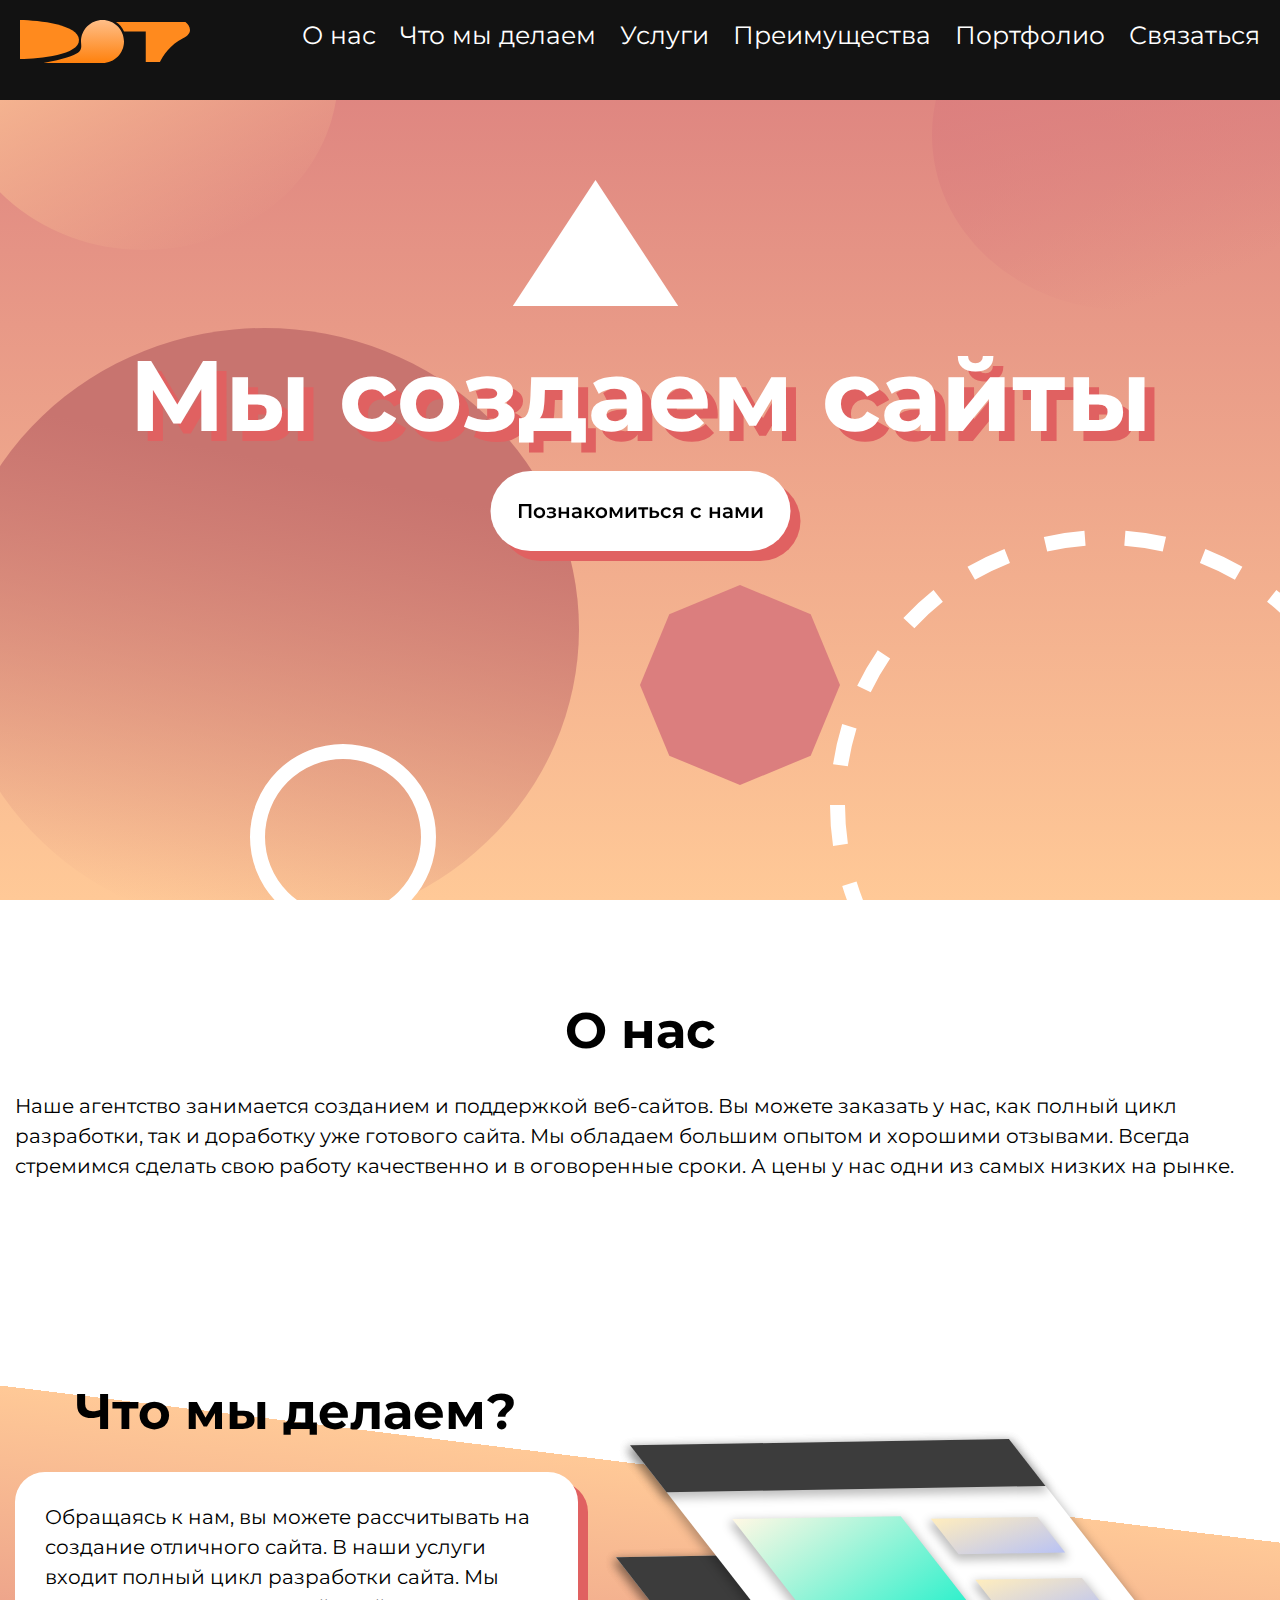
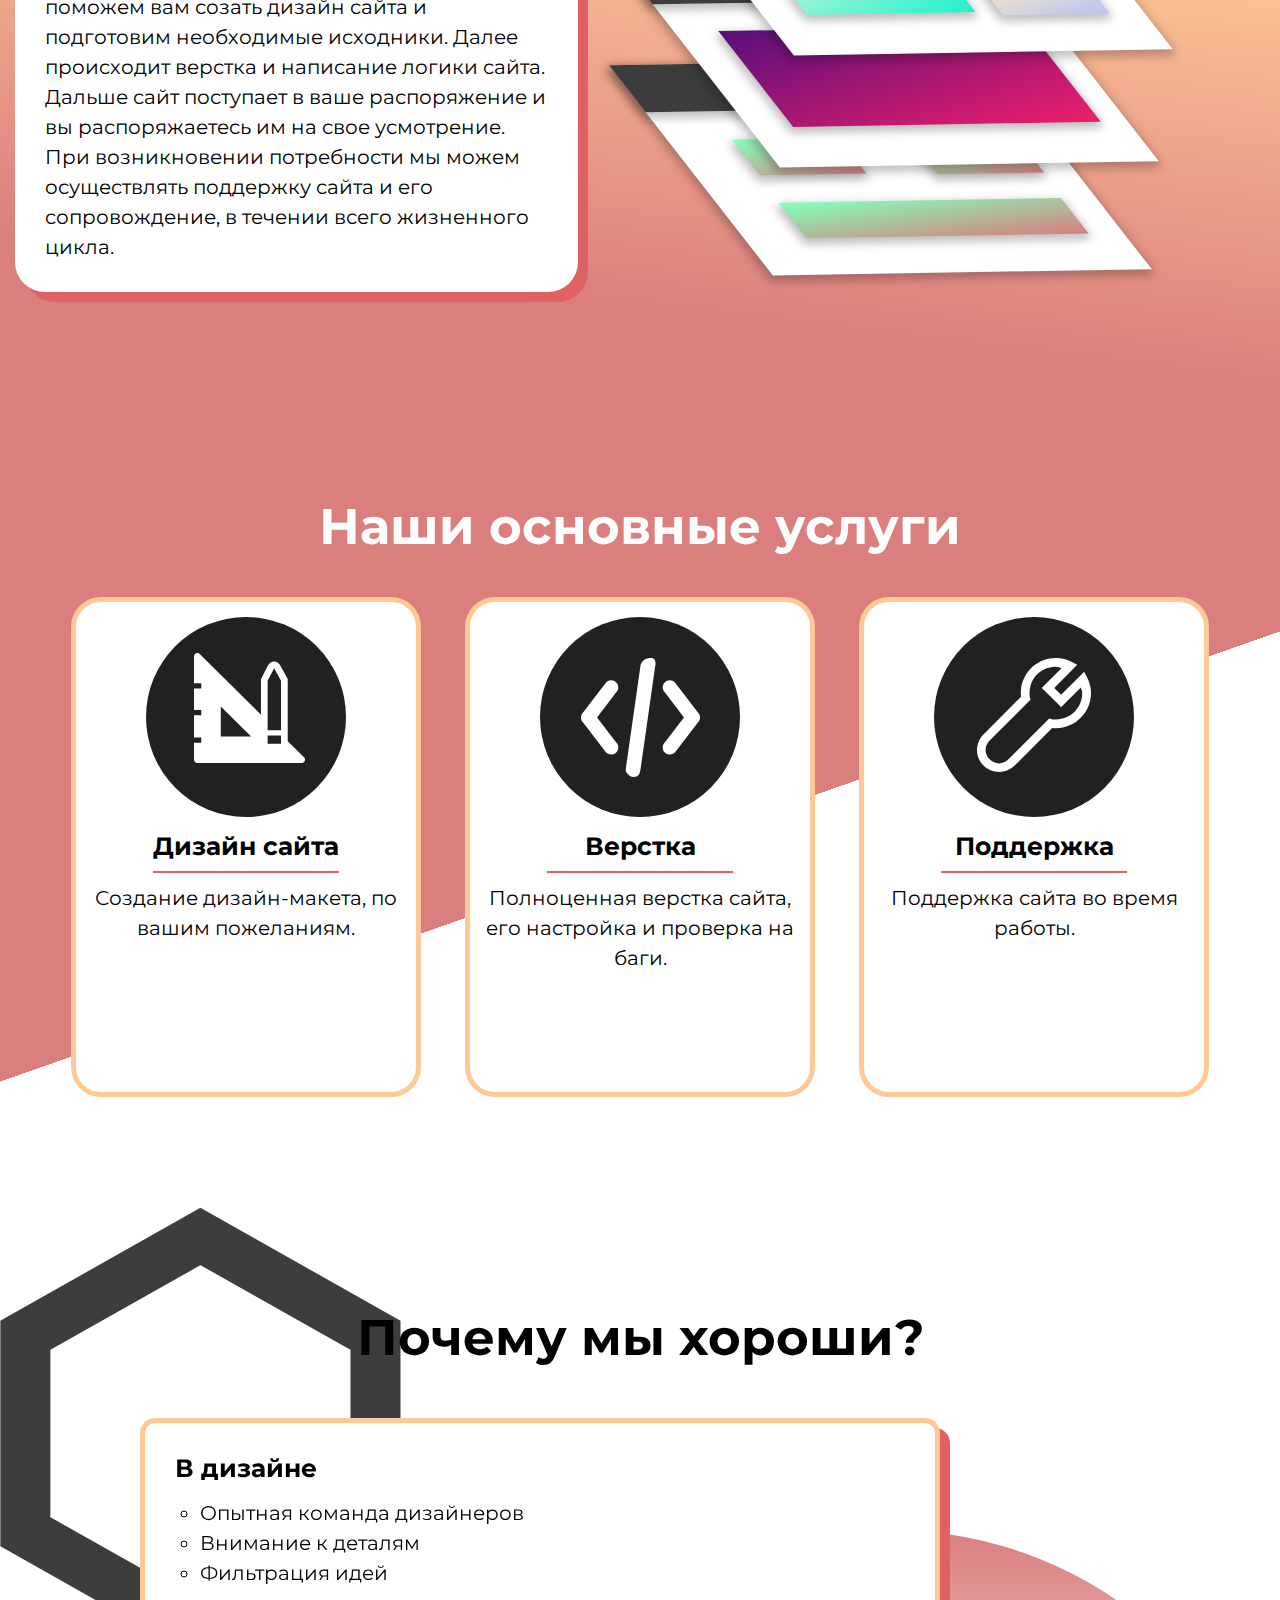
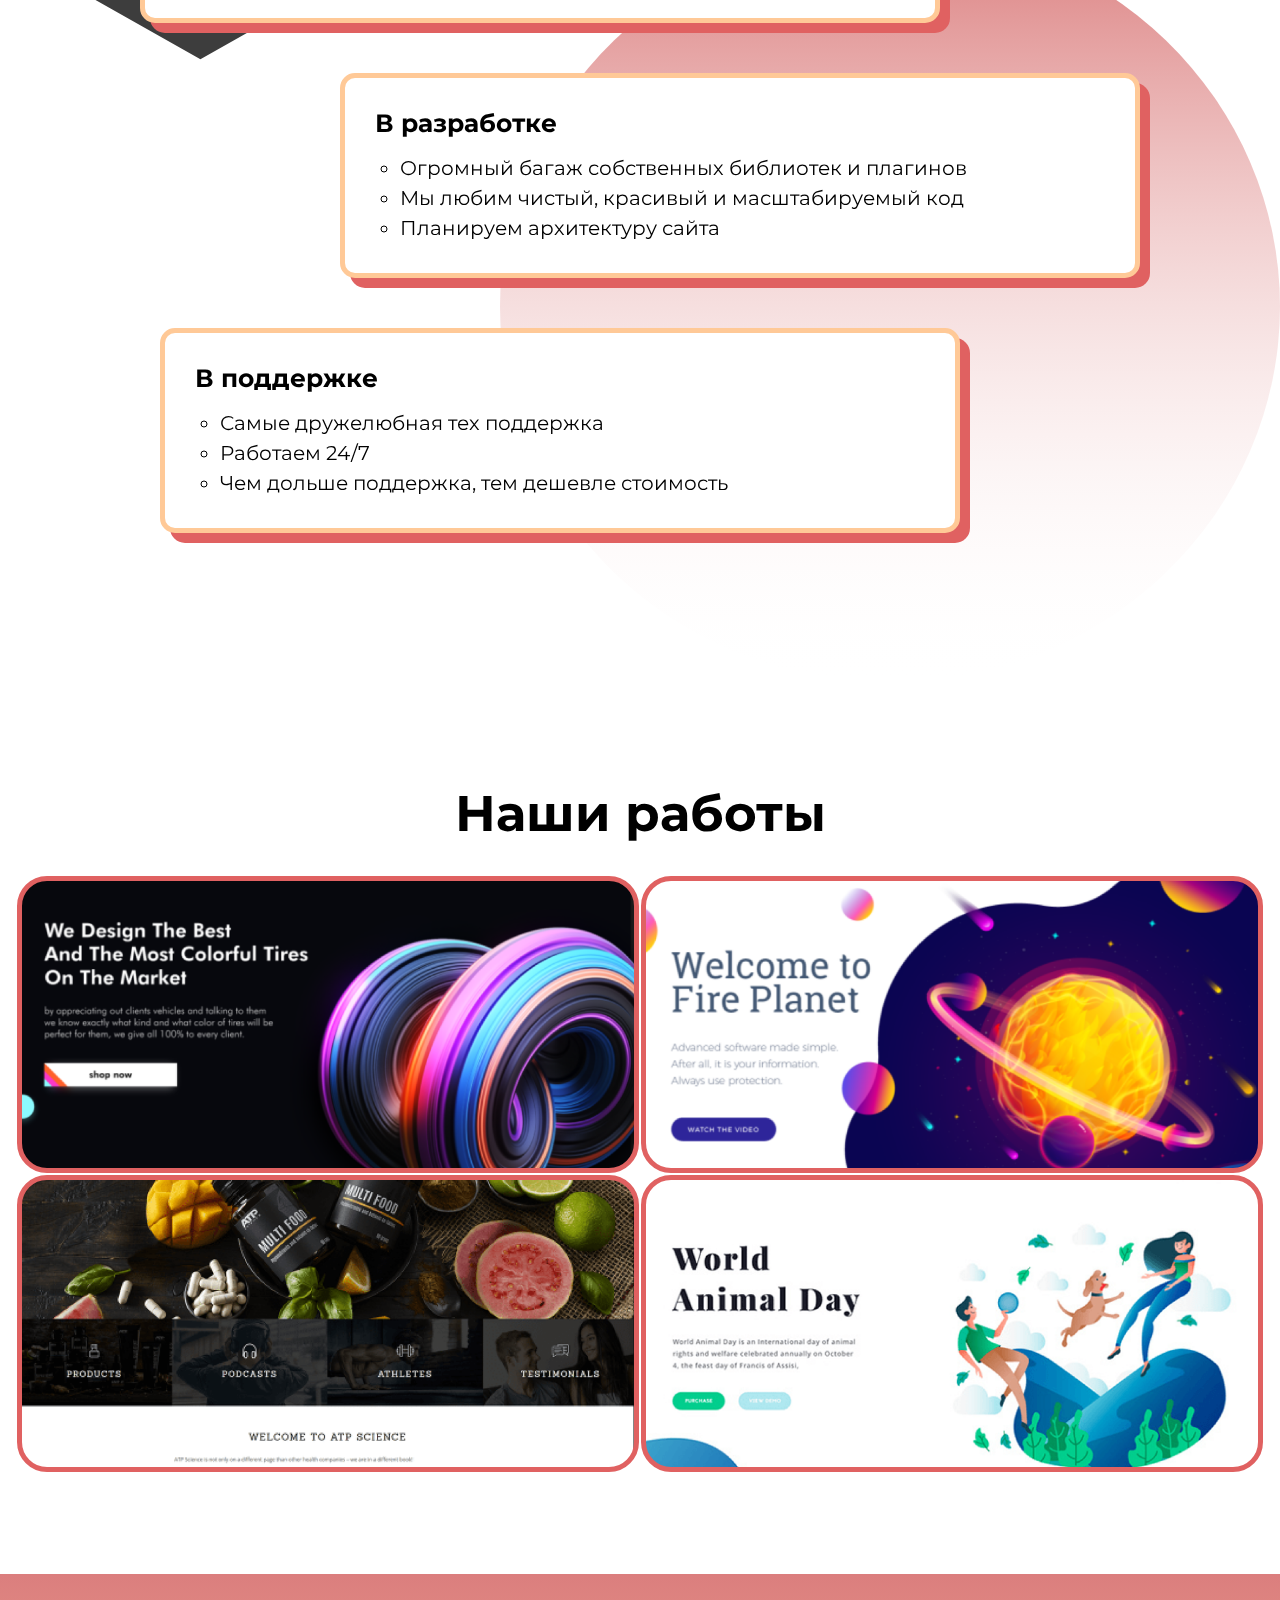
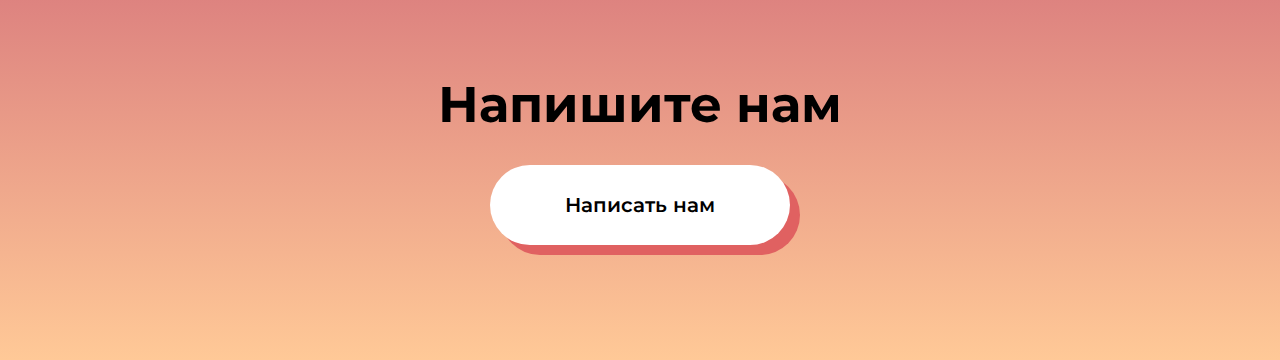
<file: index.html>
<!DOCTYPE html>
<html lang="en">
<head>
    <meta charset="UTF-8">
    <meta name="viewport" content="width=device-width, initial-scale=1.0">
    <title>DOT</title>
    <link rel="stylesheet" href="style.css">
</head>
<body>
    <div class="nav-menu">
        <a href="#main-section" class = logo-link><img src="img/logo.svg" alt="logo" class="nav-logo"></a>
        <div class="nav-container">
            <a href="#about" class="nav-item">О нас</a>
            <a href="#doing" class="nav-item">Что мы делаем</a>
            <a href="#services" class="nav-item">Услуги</a>
            <a href="#advantages" class="nav-item">Преимущества</a>
            <a href="" class="nav-item">Портфолио</a>
            <a href="#contact-us" class="nav-item">Связаться</a>
        </div>
    </div>
    <div class="main-section" id = "main-section">
        <div class="main-content">
            <h1 class="main-content-text">Мы создаем сайты</h1>
            <a href="" class="main-content-btn">Познакомиться с нами</a>
        </div>
        <div class="main-background">
            <img src = "img/background/circle1.svg" class ="circle1">
            <img src = "img/background/circle2.svg" class ="circle2">
            <img src = "img/background/circle3.svg" class ="circle3">
            <img src = "img/background/circle-bordered.svg" class ="circle-bordered">
            <img src = "img/background/circle-dashed-border.svg" class ="circle-dashed-border">
            <img src = "img/background/triangle.svg" class ="triangle">
            <img src = "img/background/octagon.svg" class ="octagon">
        </div>
    </div>

    <div class="about" id = "about">
        <div class="container">
            <h2 class="section-title">О нас</h2>
            <p class="section-text">Наше агентство занимается созданием и поддержкой веб-сайтов. Вы можете заказать у нас, как полный цикл разработки, так и доработку уже готового сайта.
                Мы обладаем большим опытом и хорошими отзывами. Всегда стремимся сделать свою работу качественно и в оговоренные сроки. А цены у нас одни из самых низких на рынке.
            </p>
        </div>
    </div>
    <div class="doing" id = "doing">
        <div class="container">
            <div class="doing-left">
                <h2 class="section-title doing-title">Что мы делаем?</h2>
                <p class="section-text doing-text">
                    Обращаясь к нам, вы можете рассчитывать на создание отличного сайта. В наши услуги входит полный цикл разработки сайта. Мы поможем вам созать
                    дизайн сайта и подготовим необходимые исходники. Далее происходит верстка и написание логики сайта. Дальше сайт поступает в ваше распоряжение и
                    вы распоряжаетесь им на свое усмотрение. 
                    При возникновении потребности мы можем осуществлять поддержку сайта и его сопровождение, в течении всего жизненного цикла.
                </p>
            </div>
            <div class="doing-right">
                <img src="img/background/pic.svg" alt="illustration">
            </div>
        </div>
    </div>
   
   
    <!-- Секция с услугами -->
    <div class="services" id = "services">
        <div class="container">
            <h2 class="section-title services-title">Наши основные услуги</h2>
            <div class="services-card card1">
                <img class ="services-icon" src="img/icons/design.svg">
                <h3 class="services-card-title">Дизайн сайта</h3>
                <hr class = "card-hr">
                <p class="section-text services-text">
                    Создание дизайн-макета, по вашим пожеланиям.
                </p>
            </div>
            <div class="services-card card2">
                <img class ="services-icon" src="img/icons/development.svg">
                <h3 class="services-card-title">Верстка</h3>
                <hr class = "card-hr">
                <p class="section-text services-text">
                    Полноценная верстка сайта, его настройка и проверка на баги.
                </p>
            </div>
            <div class="services-card card3">
                <img class ="services-icon" src="img/icons/support.svg" >
                <h3 class="services-card-title">Поддержка</h3>
                <hr class = "card-hr">
                <p class="section-text services-text">
                    Поддержка сайта во время работы.
                </p>
            </div>
        </div>
    </div>

    
    <!--Секция с плюсами компании -->

    <div class="advantages" id = "advantages">
        <div class="container">
            <div class="advantages-content">
                <h2 class="section-title advantages-title">Почему мы хороши?</h2>
                <div class="advantages-card adv-card1">
                    <h3 class="advantages-card-title">В дизайне</h3>
                    <ul class="advantages-list">
                        <li class="section-text">Опытная команда дизайнеров</li>
                        <li class="section-text">Внимание к деталям</li>
                        <li class="section-text">Фильтрация идей</li>
                    </ul>
                </div>
                <div class="advantages-card adv-card2">
                    <h3 class="advantages-card-title">В разработке</h3>
                    <ul class="advantages-list">
                        <li class="section-text">Огромный багаж собственных библиотек и плагинов</li>
                        <li class="section-text">Мы любим чистый, красивый и масштабируемый код</li>
                        <li class="section-text">Планируем архитектуру сайта</li>
                    </ul>
                </div>
                <div class="advantages-card adv-card3">
                    <h3 class="advantages-card-title">В поддержке</h3>
                    <ul class="advantages-list">
                        <li class="section-text">Самые дружелюбная тех поддержка</li>
                        <li class="section-text">Работаем 24/7</li>
                        <li class="section-text">Чем дольше поддержка, тем дешевле стоимость</li>
                    </ul>
                </div>
            </div>
            <div class="advantages-bg">
                <img src="img/background/advantages_bg_1.svg" class="advangages-circle">
                <img src="img/background/advantages_bg_2.svg" class="advangages-hexagon">
            </div>
        </div>
    </div>
    

    <!--Секция с работами -->

    <div class="portfolio">
        <div class="container">
            <h2 class="section-title">Наши работы</h2>
            <table class="portfolio-table">
                <tr class="portfolio-row">
                    <td class="portfolio-cell cell1"></td>
                    <td class="portfolio-cell cell2"></td>
                </tr>
                <tr class="portfolio-row">
                    <td class="portfolio-cell cell3"></td>
                    <td class="portfolio-cell cell4"></td>
                </tr>
            </table>
            <div class="portfolio-mobile">
                <img src="img/portfolio/site1.png" class="portfolio-mobile-cell">
                <img src="img/portfolio/site2.png" class="portfolio-mobile-cell">
                <img src="img/portfolio/site3.png" class="portfolio-mobile-cell">
                <img src="img/portfolio/site4.png" class="portfolio-mobile-cell">
            </div>
        </div>
    </div>


        <!--Секция с контактами -->
    
    <div class="contact-us" id="contact-us">
        <div class="container">
            <h2 class="section-title contact-us-title">Напишите нам</h2>
            <a href="" class="main-content-btn">Написать нам</a>
        </div>
    </div>

</body>
</html>
</file>
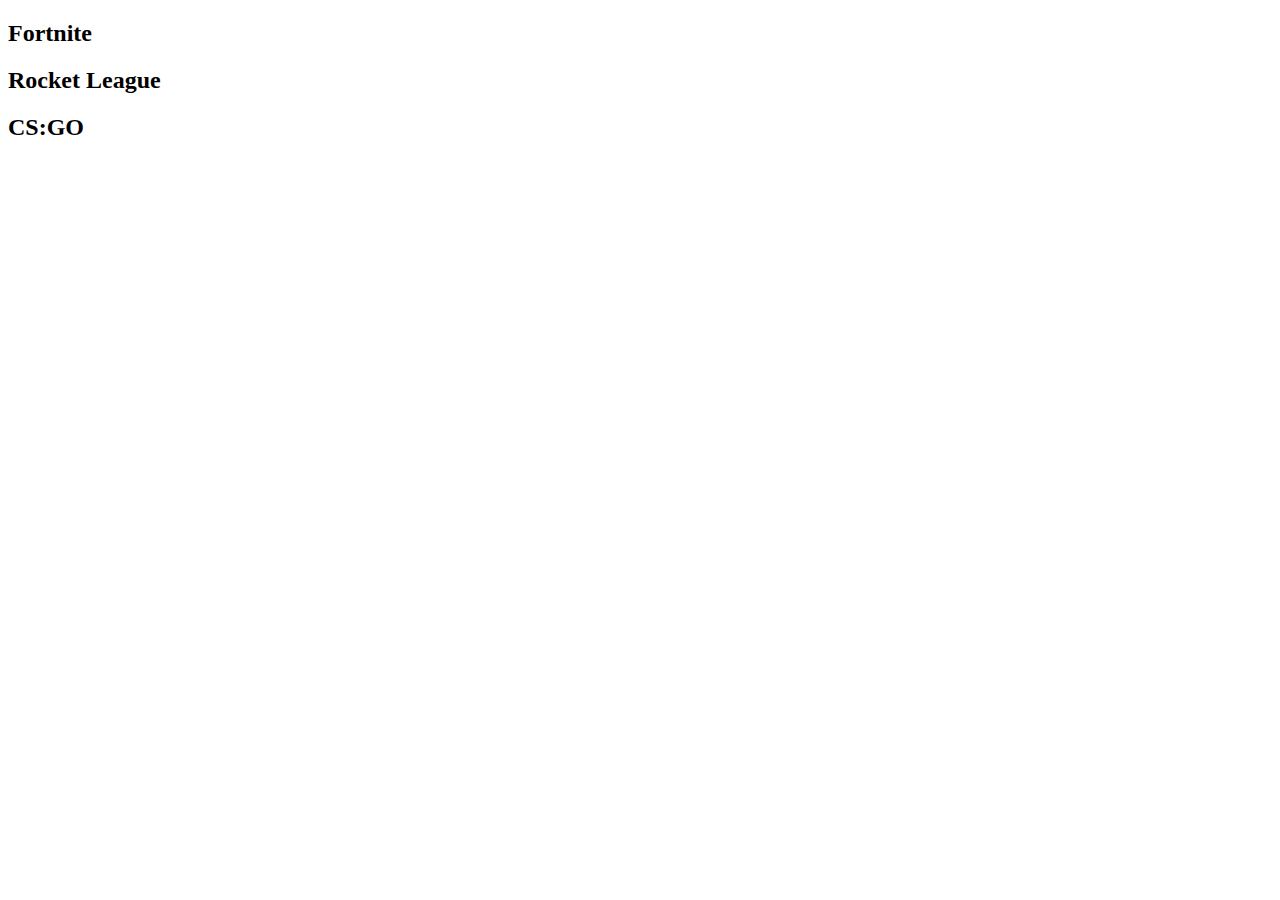
<file: homework/index.html>
<!DOCTYPE html>
<html lang="en">
<head>
    <meta charset="UTF-8">
    <meta name="viewport" content="width=device-width, initial-scale=1.0">
    <title>Document</title>
</head>
<body>
    <div class="fortnite"><h2>Fortnite</h2></div>
    <div class="rocket-league"><h2>Rocket League</h2></div>
    <div class="cs:go"><h2>CS:GO</h2></div>
</body>
</html>
</file>
<file: style.css>
@import url('https://fonts.googleapis.com/css2?family=Montserrat:wght@400;600;800&display=swap');

*{
    margin: 0;
    padding: 0;
    box-sizing: border-box;
    font-family: 'Montserrat', sans-serif;
}
.container{
    max-width: 1300px;
    padding: 100px 15px;
    margin: 0 auto;
}
.section-title{
    font-size: 50px;
    text-align: center;
    margin-bottom: 30px;
}
.section-text{
    line-height: 30px;
    font-size: 20px;
}
.nav-menu {
    position: fixed;
    height: 100px;
    width: 100%;
    background-color: #121212;
    top: 0;
    padding: 20px;
    z-index: 20;
}
.logo-link {
}
.nav-logo {
}
.nav-container {
    float: right;
}
.nav-item {
    display: inline-block;
    font-size: 25px;
    margin-left: 20px;
    text-decoration: none;
    color:white;
    transition: 0.3s;
}
.nav-item:hover{
    color: #FFC997;
    transform: scale(1.2);
}

.main-section {
    height: 100vh;
    background: linear-gradient( #DB7E7E , #FFC997);
}
.main-content {
    position: absolute;
    top:50%;
    left: 50%;
    transform: translate(-50%,-50%);
    width: max-content;
    z-index: 10;
}
.main-content-text {
    font-size: 100px;
    color:white;
    text-shadow: 10px 10px 0 #E06161;
}
.main-content-btn {
    display: block;
    width: 300px;
    height: 80px;
    margin: 15px  auto;
    background-color: white;
    border-radius: 50px;
    box-shadow: 10px 10px 0 #E06161;
    text-decoration: none;
    text-align: center;
    font-weight: 600;
    color: black;
    font-size: 20px;
    line-height: 80px;
}
.main-background {
    position: absolute;
    top: 0;
    left: 0;
    width: 100%;
    height: 100%;
    overflow: hidden;
}
.circle1 {
    position: absolute;
    top:-100px;
    left: -50px;
    animation:rotate-move 10s linear 0s infinite normal;
}
.circle2 {
    position: absolute;
    top:-40px;
    right: -40px;
    animation: move-left-down 10s linear 0s infinite;
}
.circle3 {
    position: absolute;
    bottom:-30px;
    left: -50px;
    animation: move-up-left 8s linear 0s infinite;
}
.circle-bordered {
    position: absolute;
    bottom:-30px;
    left: 250px;
    animation: move-right 15s linear 0s infinite;
}
.circle-dashed-border {
    position: absolute;
    bottom:-180px;
    right: -100px;
    animation: rotation 10s linear 0s infinite;
}
.triangle {
    position: absolute;
    top:20%;
    left: 40%;
    animation: move-right 25s linear 0s infinite normal;
}
.octagon {
    position: absolute;
    top:65%;
    left: 50%;
    animation:rotate-move 10s linear 0s infinite alternate-reverse;
}

.doing {
    background: linear-gradient(7deg, #DB7E7E 18.07%, #FFC997 70%, #FFFFFF 70%);
   
}
.doing-left {
    display: inline-block;
    width: 45%;
    vertical-align: top;
   
}

.doing-right {
    display: inline-block;
    width: 45%;
}
.doing-title {
    margin-bottom: 30px;
}

.doing-text {
    background: white;
    padding: 30px;
    border-radius: 30px;
    box-shadow: 10px 10px 0 #E06161;
}
.doing-right img{
    height: 100%;
    margin: 50px 0 0 15px;
    
}





.services {
    background: linear-gradient(340.62deg, #FFFFFF 45.63%, #DB7F7E 45.64%);
    text-align: center;
}
.services-title {
    color: white;
 }
.services-card {
    display: inline-block;
    width: 28%;
    background: white;
    border-radius: 30px;
    border: 5px solid #FFC997 ;
    padding: 15px;
    height: 500px;
    vertical-align: top;
    margin: 10px 20px;
}
.services-icon {
}
.services-card-title {
    font-size: 25px;
    margin: 10px 0;
}
.card-hr{
    height: 2px;
    border: none;
    background-color: #E06161;
    width: 60%;
    margin: 10px auto;
}




.advantages {
   position: relative;
   
}
.advantages-content {
    position: relative;
    z-index: 3;
}
.advantages-card {
    max-width: 800px;
    margin: 50px auto;
    box-shadow: 10px 10px 0 #E06161;
    border: 5px solid #FFC997 ;
    border-radius: 15px;
    padding: 30px;
    background-color: white;
}
.advantages-card-title {
    font-size: 25px;
    margin-bottom: 15px;
}
.advantages-list {
    list-style-type:circle;
    margin-left: 25px;
}
.adv-card1{
    position: relative;
    left: -100px;
}
.adv-card2{
    position: relative;
    left: 100px;
}
.adv-card3{
    position: relative;
    left: -80px;
}

.advantages-bg {
    position: absolute;
    height: 100%;
    width: 100%;
    top:0;
    left:0;
   
}
.advangages-circle{
    position: absolute;
    bottom: 0;
    right:0;
}
.advangages-hexagon{
    position: sticky;
    top:40%;
}

.portfolio {
}
.portfolio-table{
    width:100%;
    height: 600px;
}
.portfolio-row {
    
}
.portfolio-cell {
    border: 5px solid #E06161;
    border-radius: 30px;
    transition: 0.5s;
}
.portfolio-cell:hover {
    transform: scale(0.9);
}
.cell1 {
    background: url('img/portfolio/site1.png') center/cover no-repeat;
}
.cell2 {
    background: url('img/portfolio/site2.png') center/cover no-repeat;
}
.cell3 {
    background: url('img/portfolio/site3.png') center/cover no-repeat;
}
.cell4 {
    background: url('img/portfolio/site4.png') center/cover no-repeat;
}

.portfolio-mobile {
    display: none;
}
.portfolio-mobile-cell {
    display: block;
    width: 100%;
    border: 5px solid #E06161;
    
}

contact-us-title{
    color: white;
}
.contact-us{
    background: linear-gradient( #DB7E7E , #FFC997 );
}
@keyframes move-up-left{
    0%{
        transform: translate(0,0);
    }
    50%{
        transform: translate(40px,80px);
    }
    100%{
        transform: translate(0,0);
    }
}
@keyframes rotation{
    0%{
        transform: rotate(0deg);
    }
    100%{
        transform: rotate(359deg);
    }
}
@keyframes move-right{
    0%{
        transform: translateX(0);
    }
    50%{
        transform: translateX(230%);
    }
    100%{
        transform: translateX(0);
    }
}
@keyframes rotate-move{
    0%{
        transform: translate(0,0) rotate(0deg);
    }
    50%{
        transform: translate(80px, 200px) rotate(180deg);
    }
    100%{
        transform: translate(0,0) rotate(359deg);
    }
}
@keyframes move-left-down{
    0%{
        transform: translate(0,0) rotate(0deg);
    }
    50%{
        transform: translate(-180px, 200px) rotate(180deg);
    }
    100%{
        transform: translate(0,0) rotate(359deg);
    }
}

@media(max-width:768px){
    .section-title{
        font-size: 30px;
    }
    .section-text{
        font-size: 16px;
    }
    .nav-menu{
        width: 100%;
        height: fit-content;
    }
    .nav-logo {
        width: 80px;
    }
    .nav-item {
        display: block;
    }
    .main-content{
        width: 100%;
    }
    .main-content-text{
        font-size: 40px;
        text-align: center;
    }
    .main-content-btn{
        width: 200px;
        height: 60px;
        font-size: 12px;
        line-height: 60px;
    }
    .doing-left {
        display: block;
        width: 100%;
    }
    .doing-right {
        display: block;
        width: 100%;
    }

    .doing-right img{
        width: 100%;
        margin-left: 0;
    }
    .doing-text {
        box-shadow: 0 15px 0 #E06161;
    }
    .services-card {
        display: block;
        width: 100%;
        margin: 10px 0;
    }
    .advantages-card {
        width: 100%;
        box-shadow: 0 10px 0 #E06161;
    }
     .adv-card1{
        left: 0;
    }
    .adv-card2{
        left: 0;
    }
    .adv-card3{
        left: 0;
    }
    .advangages-hexagon{
        width: 270px;
    }
    .portfolio-mobile {
        display: block;
    }
    .portfolio-table{
        display: none;
    }
}
</file>
